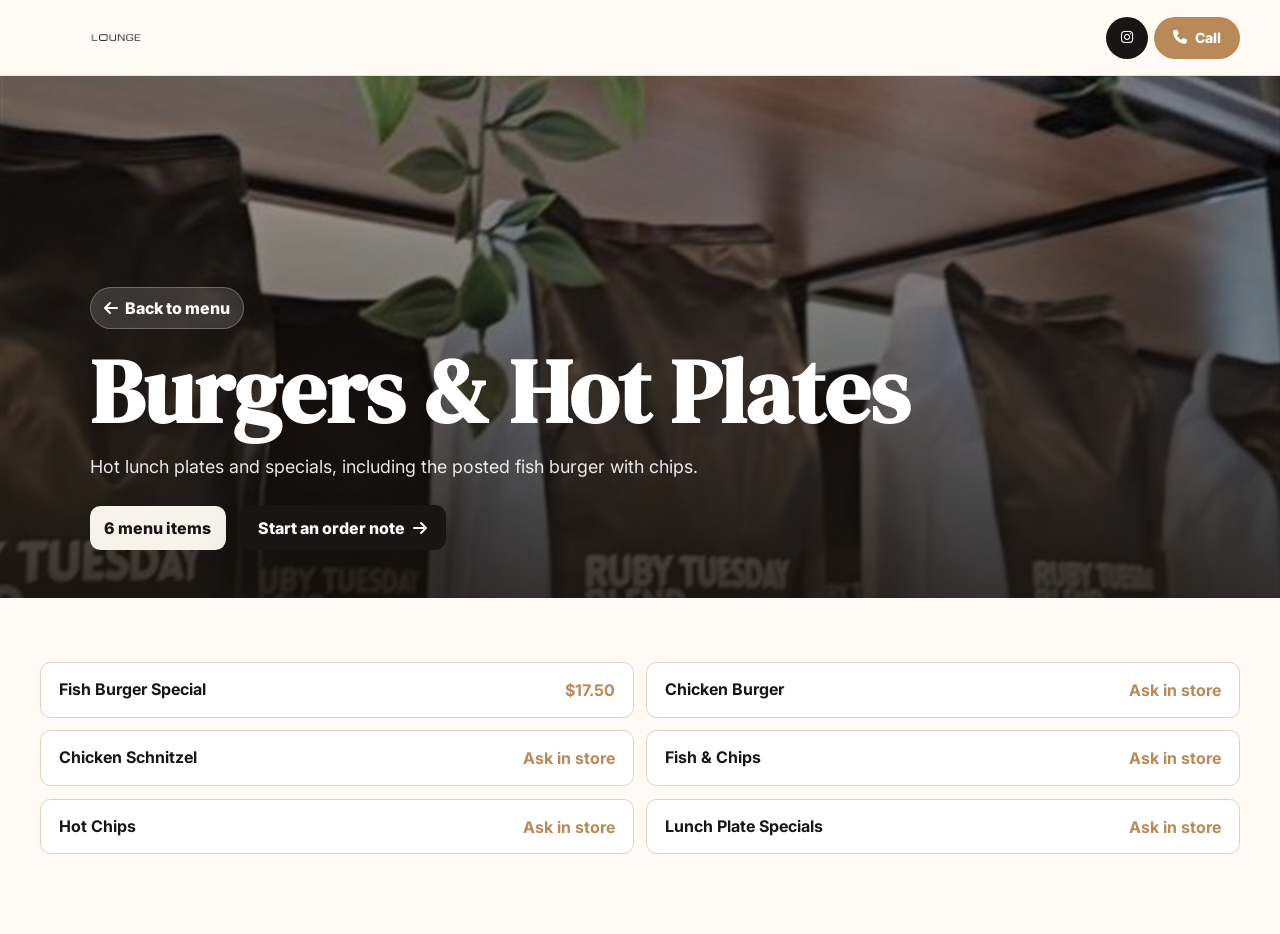
<file: banh-mi/index.html>
<!DOCTYPE html><html lang="en"><head><meta charset="UTF-8"><meta name="viewport" content="width=device-width, initial-scale=1.0"><title>Menu | The Lounge Cafe and Eatery</title><link rel="icon" href="../images/logo-transparent.png"><link rel="preconnect" href="https://fonts.googleapis.com"><link rel="preconnect" href="https://fonts.gstatic.com" crossorigin><link href="https://fonts.googleapis.com/css2?family=DM+Serif+Display&family=Inter:wght@300;400;600;700;800&display=swap" rel="stylesheet"><link rel="stylesheet" href="https://cdnjs.cloudflare.com/ajax/libs/font-awesome/6.4.0/css/all.min.css"><link rel="stylesheet" href="../styles.css"></head><body class="subpage" data-page="category" data-category="banh-mi" data-depth="../"><nav class="nav"><div class="nav-inner"><a href="../" class="nav-logo" aria-label="Back home"><img src="../images/logo-transparent.png" alt="The Lounge Cafe and Eatery logo" class="nav-logo-img nav-logo-img--wide"></a><div class="nav-actions"><a href="https://www.instagram.com/thelounge.lr/" target="_blank" rel="noopener" class="nav-action nav-action--instagram" aria-label="Follow The Lounge on Instagram"><i class="fa-brands fa-instagram"></i></a><a href="tel:+61730869706" class="nav-action nav-action--phone"><i class="fa-solid fa-phone"></i><span>Call</span></a></div></div></nav><main><section class="category-hero"><div class="category-hero-content"><a href="../#menu" class="back-link"><i class="fa-solid fa-arrow-left"></i><span>Back to menu</span></a><h1 id="categoryTitle"></h1><p id="categoryIntro"></p><div class="category-meta"><span class="category-count" id="categoryCount"></span><a class="btn btn-primary" id="categoryOrder" href="../order/"><span>Start an order note</span><i class="fa-solid fa-arrow-right"></i></a></div></div></section><section class="listing-section"><div class="container listing-grid" id="categoryItems"></div></section></main><script src="../menu-data.js"></script><script src="../site.js"></script></body></html>
</file>
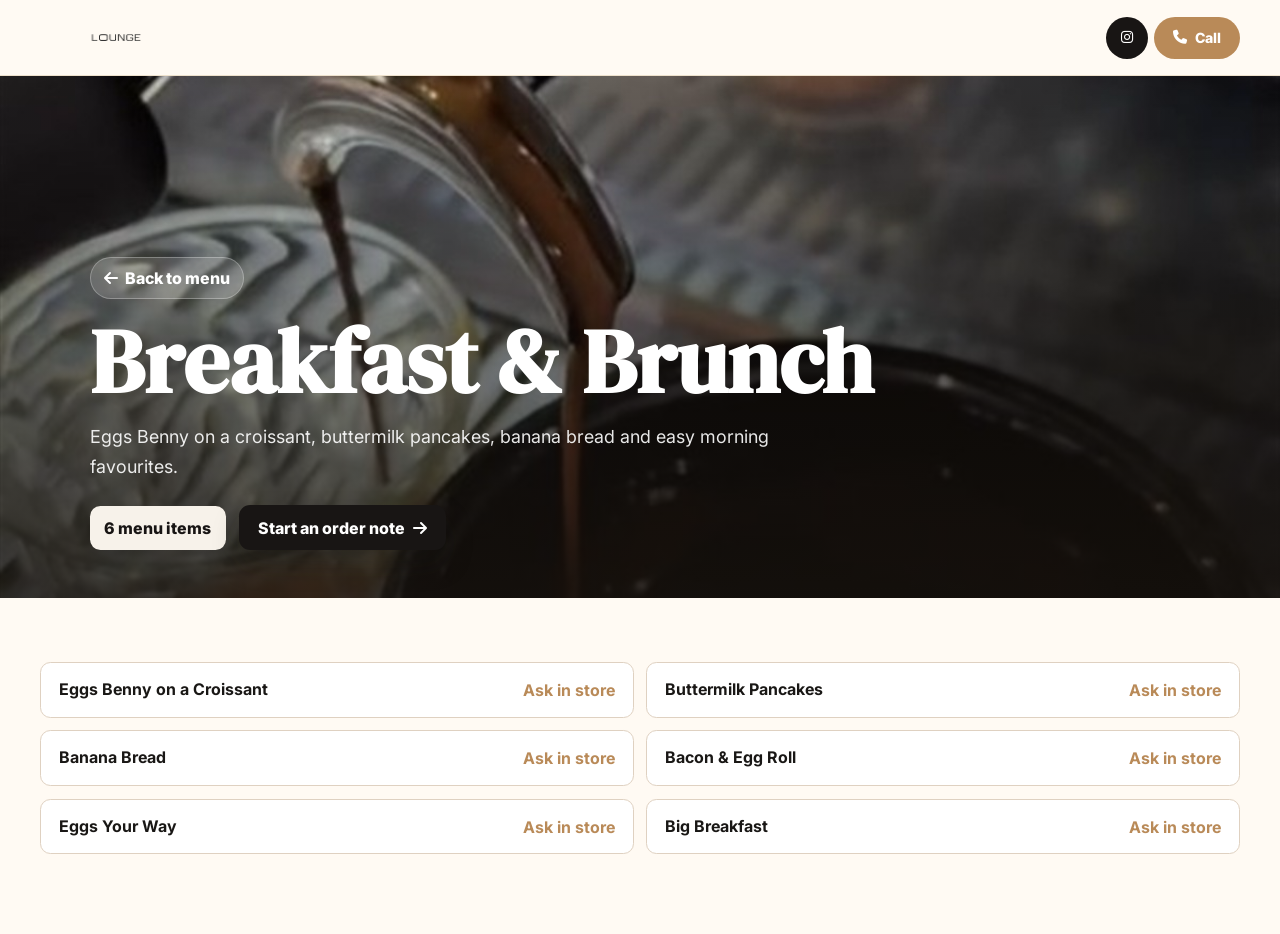
<file: bread/index.html>
<!DOCTYPE html><html lang="en"><head><meta charset="UTF-8"><meta name="viewport" content="width=device-width, initial-scale=1.0"><title>Menu | The Lounge Cafe and Eatery</title><link rel="icon" href="../images/logo-transparent.png"><link rel="preconnect" href="https://fonts.googleapis.com"><link rel="preconnect" href="https://fonts.gstatic.com" crossorigin><link href="https://fonts.googleapis.com/css2?family=DM+Serif+Display&family=Inter:wght@300;400;600;700;800&display=swap" rel="stylesheet"><link rel="stylesheet" href="https://cdnjs.cloudflare.com/ajax/libs/font-awesome/6.4.0/css/all.min.css"><link rel="stylesheet" href="../styles.css"></head><body class="subpage" data-page="category" data-category="bread" data-depth="../"><nav class="nav"><div class="nav-inner"><a href="../" class="nav-logo" aria-label="Back home"><img src="../images/logo-transparent.png" alt="The Lounge Cafe and Eatery logo" class="nav-logo-img nav-logo-img--wide"></a><div class="nav-actions"><a href="https://www.instagram.com/thelounge.lr/" target="_blank" rel="noopener" class="nav-action nav-action--instagram" aria-label="Follow The Lounge on Instagram"><i class="fa-brands fa-instagram"></i></a><a href="tel:+61730869706" class="nav-action nav-action--phone"><i class="fa-solid fa-phone"></i><span>Call</span></a></div></div></nav><main><section class="category-hero"><div class="category-hero-content"><a href="../#menu" class="back-link"><i class="fa-solid fa-arrow-left"></i><span>Back to menu</span></a><h1 id="categoryTitle"></h1><p id="categoryIntro"></p><div class="category-meta"><span class="category-count" id="categoryCount"></span><a class="btn btn-primary" id="categoryOrder" href="../order/"><span>Start an order note</span><i class="fa-solid fa-arrow-right"></i></a></div></div></section><section class="listing-section"><div class="container listing-grid" id="categoryItems"></div></section></main><script src="../menu-data.js"></script><script src="../site.js"></script></body></html>
</file>
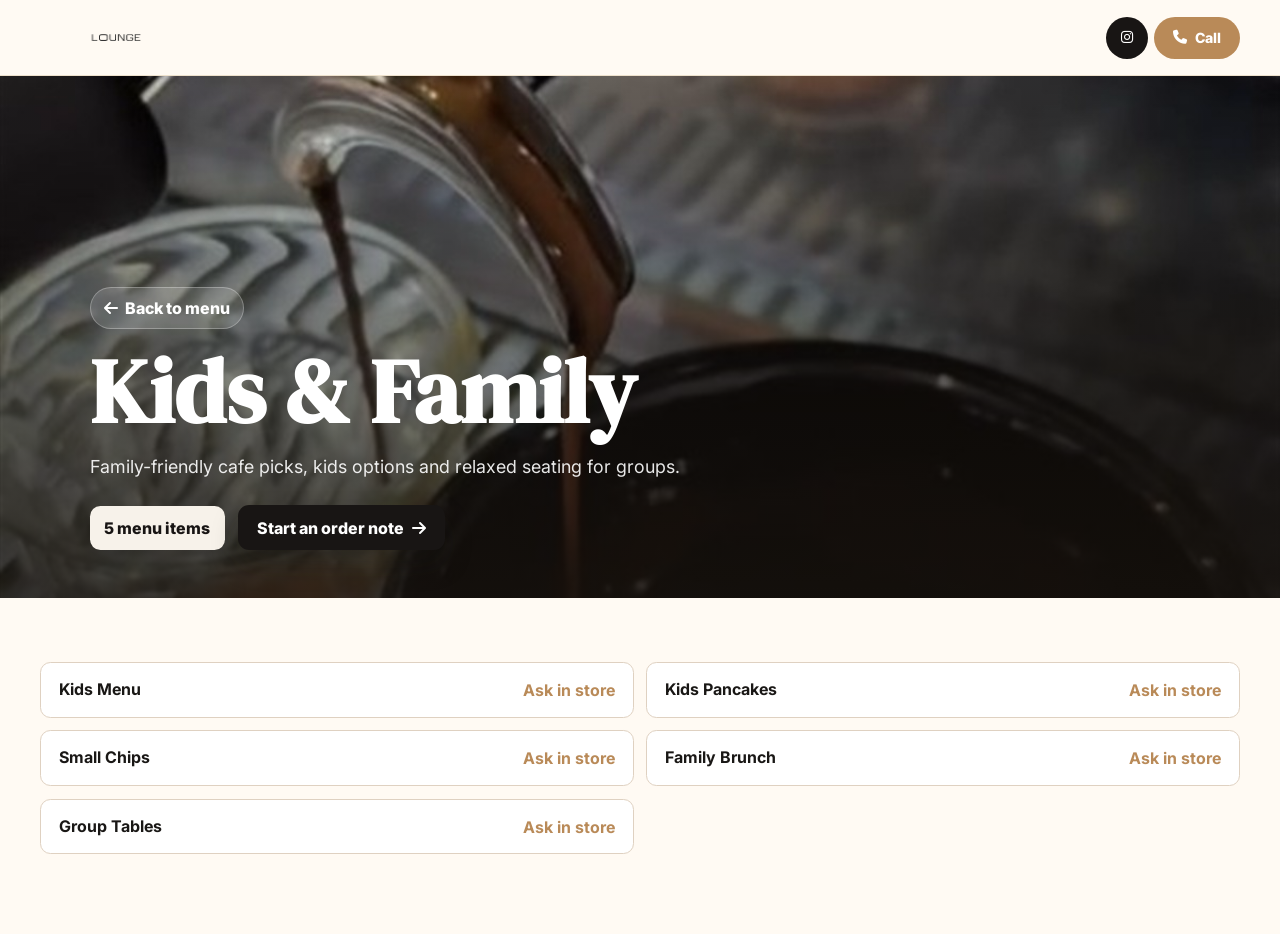
<file: cakes/index.html>
<!DOCTYPE html><html lang="en"><head><meta charset="UTF-8"><meta name="viewport" content="width=device-width, initial-scale=1.0"><title>Menu | The Lounge Cafe and Eatery</title><link rel="icon" href="../images/logo-transparent.png"><link rel="preconnect" href="https://fonts.googleapis.com"><link rel="preconnect" href="https://fonts.gstatic.com" crossorigin><link href="https://fonts.googleapis.com/css2?family=DM+Serif+Display&family=Inter:wght@300;400;600;700;800&display=swap" rel="stylesheet"><link rel="stylesheet" href="https://cdnjs.cloudflare.com/ajax/libs/font-awesome/6.4.0/css/all.min.css"><link rel="stylesheet" href="../styles.css"></head><body class="subpage" data-page="category" data-category="cakes" data-depth="../"><nav class="nav"><div class="nav-inner"><a href="../" class="nav-logo" aria-label="Back home"><img src="../images/logo-transparent.png" alt="The Lounge Cafe and Eatery logo" class="nav-logo-img nav-logo-img--wide"></a><div class="nav-actions"><a href="https://www.instagram.com/thelounge.lr/" target="_blank" rel="noopener" class="nav-action nav-action--instagram" aria-label="Follow The Lounge on Instagram"><i class="fa-brands fa-instagram"></i></a><a href="tel:+61730869706" class="nav-action nav-action--phone"><i class="fa-solid fa-phone"></i><span>Call</span></a></div></div></nav><main><section class="category-hero"><div class="category-hero-content"><a href="../#menu" class="back-link"><i class="fa-solid fa-arrow-left"></i><span>Back to menu</span></a><h1 id="categoryTitle"></h1><p id="categoryIntro"></p><div class="category-meta"><span class="category-count" id="categoryCount"></span><a class="btn btn-primary" id="categoryOrder" href="../order/"><span>Start an order note</span><i class="fa-solid fa-arrow-right"></i></a></div></div></section><section class="listing-section"><div class="container listing-grid" id="categoryItems"></div></section></main><script src="../menu-data.js"></script><script src="../site.js"></script></body></html>
</file>
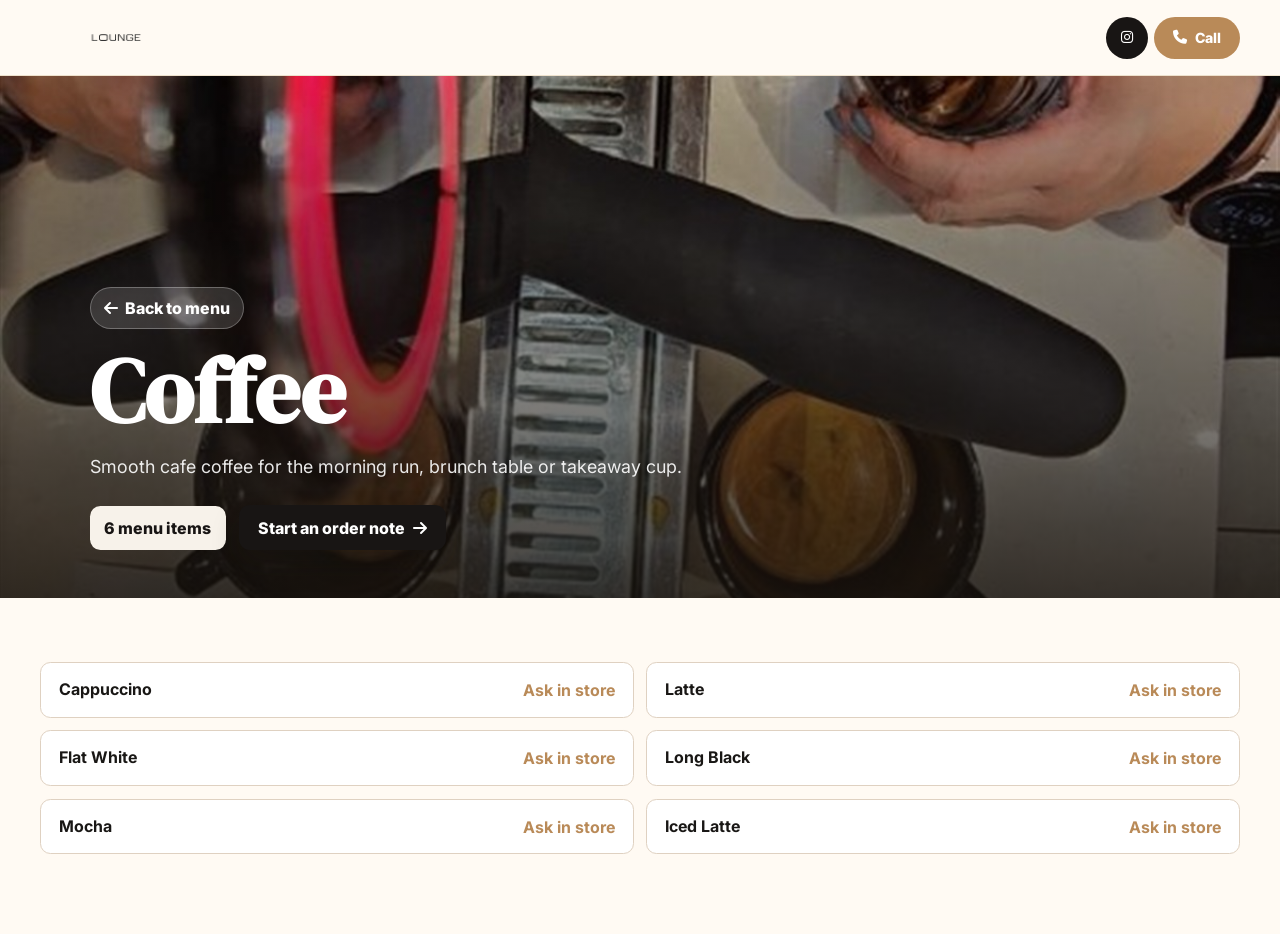
<file: coffee/index.html>
<!DOCTYPE html><html lang="en"><head><meta charset="UTF-8"><meta name="viewport" content="width=device-width, initial-scale=1.0"><title>Menu | The Lounge Cafe and Eatery</title><link rel="icon" href="../images/logo-transparent.png"><link rel="preconnect" href="https://fonts.googleapis.com"><link rel="preconnect" href="https://fonts.gstatic.com" crossorigin><link href="https://fonts.googleapis.com/css2?family=DM+Serif+Display&family=Inter:wght@300;400;600;700;800&display=swap" rel="stylesheet"><link rel="stylesheet" href="https://cdnjs.cloudflare.com/ajax/libs/font-awesome/6.4.0/css/all.min.css"><link rel="stylesheet" href="../styles.css"></head><body class="subpage" data-page="category" data-category="coffee" data-depth="../"><nav class="nav"><div class="nav-inner"><a href="../" class="nav-logo" aria-label="Back home"><img src="../images/logo-transparent.png" alt="The Lounge Cafe and Eatery logo" class="nav-logo-img nav-logo-img--wide"></a><div class="nav-actions"><a href="https://www.instagram.com/thelounge.lr/" target="_blank" rel="noopener" class="nav-action nav-action--instagram" aria-label="Follow The Lounge on Instagram"><i class="fa-brands fa-instagram"></i></a><a href="tel:+61730869706" class="nav-action nav-action--phone"><i class="fa-solid fa-phone"></i><span>Call</span></a></div></div></nav><main><section class="category-hero"><div class="category-hero-content"><a href="../#menu" class="back-link"><i class="fa-solid fa-arrow-left"></i><span>Back to menu</span></a><h1 id="categoryTitle"></h1><p id="categoryIntro"></p><div class="category-meta"><span class="category-count" id="categoryCount"></span><a class="btn btn-primary" id="categoryOrder" href="../order/"><span>Start an order note</span><i class="fa-solid fa-arrow-right"></i></a></div></div></section><section class="listing-section"><div class="container listing-grid" id="categoryItems"></div></section></main><script src="../menu-data.js"></script><script src="../site.js"></script></body></html>
</file>
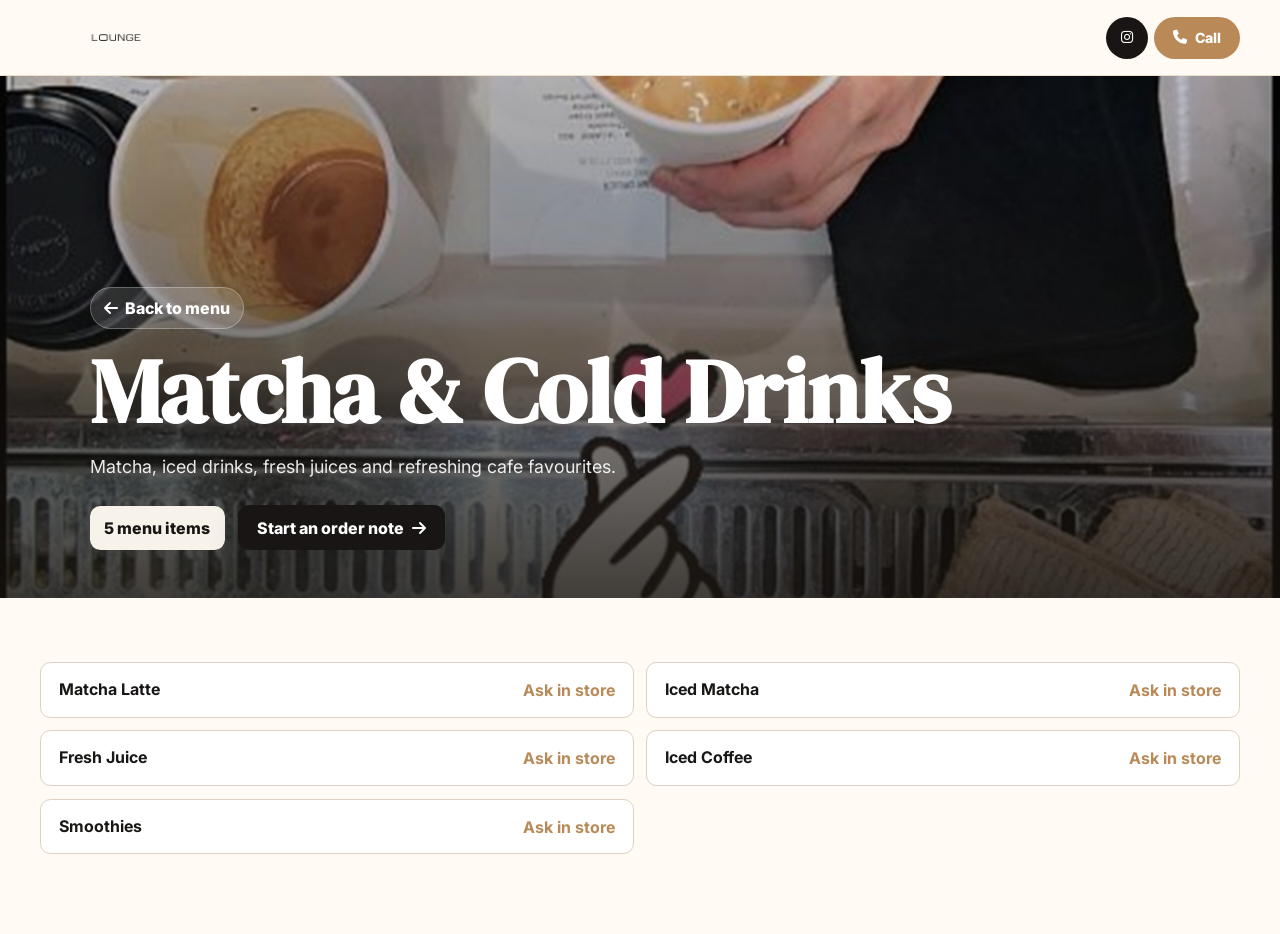
<file: drinks/index.html>
<!DOCTYPE html><html lang="en"><head><meta charset="UTF-8"><meta name="viewport" content="width=device-width, initial-scale=1.0"><title>Menu | The Lounge Cafe and Eatery</title><link rel="icon" href="../images/logo-transparent.png"><link rel="preconnect" href="https://fonts.googleapis.com"><link rel="preconnect" href="https://fonts.gstatic.com" crossorigin><link href="https://fonts.googleapis.com/css2?family=DM+Serif+Display&family=Inter:wght@300;400;600;700;800&display=swap" rel="stylesheet"><link rel="stylesheet" href="https://cdnjs.cloudflare.com/ajax/libs/font-awesome/6.4.0/css/all.min.css"><link rel="stylesheet" href="../styles.css"></head><body class="subpage" data-page="category" data-category="drinks" data-depth="../"><nav class="nav"><div class="nav-inner"><a href="../" class="nav-logo" aria-label="Back home"><img src="../images/logo-transparent.png" alt="The Lounge Cafe and Eatery logo" class="nav-logo-img nav-logo-img--wide"></a><div class="nav-actions"><a href="https://www.instagram.com/thelounge.lr/" target="_blank" rel="noopener" class="nav-action nav-action--instagram" aria-label="Follow The Lounge on Instagram"><i class="fa-brands fa-instagram"></i></a><a href="tel:+61730869706" class="nav-action nav-action--phone"><i class="fa-solid fa-phone"></i><span>Call</span></a></div></div></nav><main><section class="category-hero"><div class="category-hero-content"><a href="../#menu" class="back-link"><i class="fa-solid fa-arrow-left"></i><span>Back to menu</span></a><h1 id="categoryTitle"></h1><p id="categoryIntro"></p><div class="category-meta"><span class="category-count" id="categoryCount"></span><a class="btn btn-primary" id="categoryOrder" href="../order/"><span>Start an order note</span><i class="fa-solid fa-arrow-right"></i></a></div></div></section><section class="listing-section"><div class="container listing-grid" id="categoryItems"></div></section></main><script src="../menu-data.js"></script><script src="../site.js"></script></body></html>
</file>
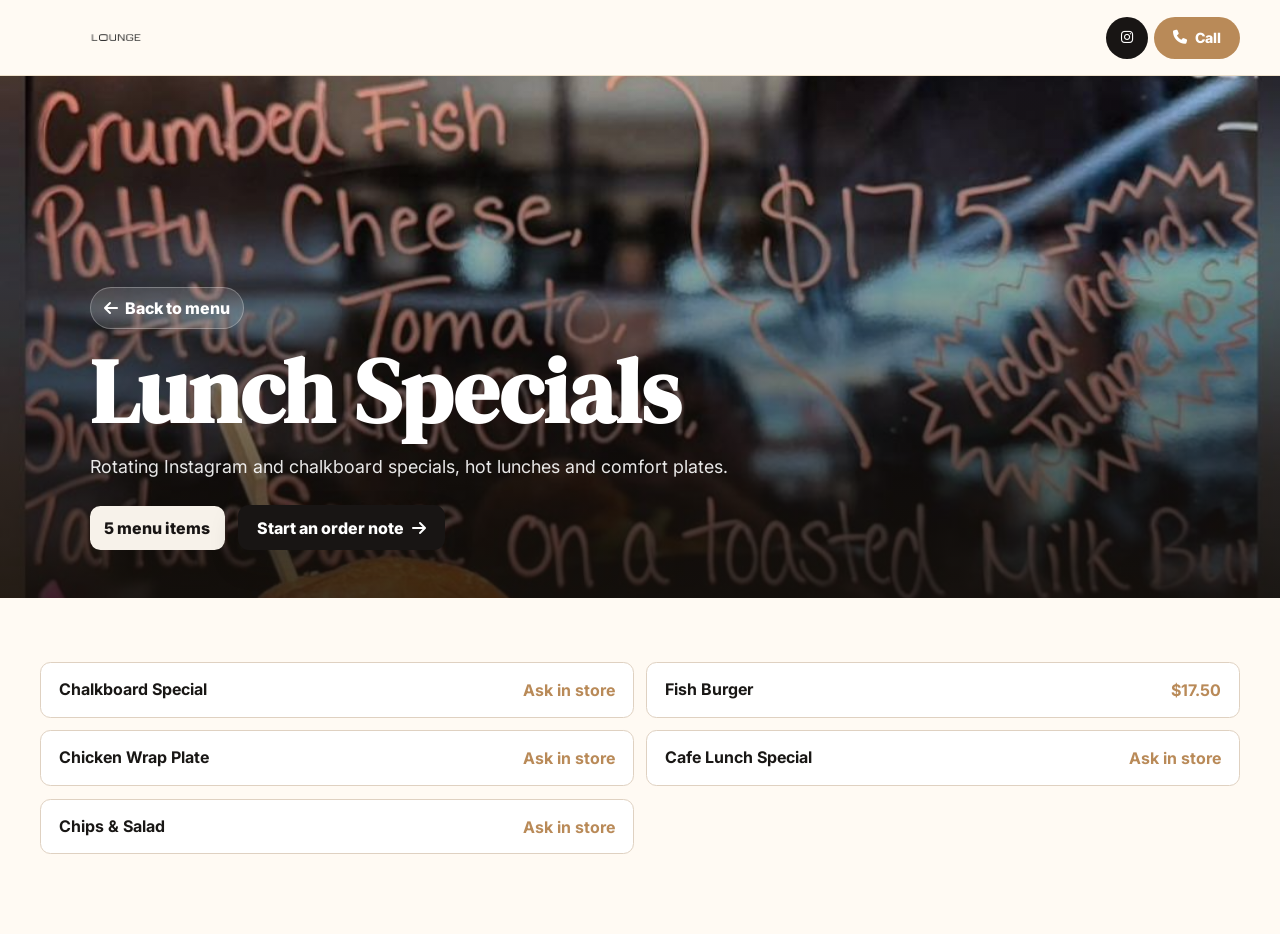
<file: hot-food/index.html>
<!DOCTYPE html><html lang="en"><head><meta charset="UTF-8"><meta name="viewport" content="width=device-width, initial-scale=1.0"><title>Menu | The Lounge Cafe and Eatery</title><link rel="icon" href="../images/logo-transparent.png"><link rel="preconnect" href="https://fonts.googleapis.com"><link rel="preconnect" href="https://fonts.gstatic.com" crossorigin><link href="https://fonts.googleapis.com/css2?family=DM+Serif+Display&family=Inter:wght@300;400;600;700;800&display=swap" rel="stylesheet"><link rel="stylesheet" href="https://cdnjs.cloudflare.com/ajax/libs/font-awesome/6.4.0/css/all.min.css"><link rel="stylesheet" href="../styles.css"></head><body class="subpage" data-page="category" data-category="hot-food" data-depth="../"><nav class="nav"><div class="nav-inner"><a href="../" class="nav-logo" aria-label="Back home"><img src="../images/logo-transparent.png" alt="The Lounge Cafe and Eatery logo" class="nav-logo-img nav-logo-img--wide"></a><div class="nav-actions"><a href="https://www.instagram.com/thelounge.lr/" target="_blank" rel="noopener" class="nav-action nav-action--instagram" aria-label="Follow The Lounge on Instagram"><i class="fa-brands fa-instagram"></i></a><a href="tel:+61730869706" class="nav-action nav-action--phone"><i class="fa-solid fa-phone"></i><span>Call</span></a></div></div></nav><main><section class="category-hero"><div class="category-hero-content"><a href="../#menu" class="back-link"><i class="fa-solid fa-arrow-left"></i><span>Back to menu</span></a><h1 id="categoryTitle"></h1><p id="categoryIntro"></p><div class="category-meta"><span class="category-count" id="categoryCount"></span><a class="btn btn-primary" id="categoryOrder" href="../order/"><span>Start an order note</span><i class="fa-solid fa-arrow-right"></i></a></div></div></section><section class="listing-section"><div class="container listing-grid" id="categoryItems"></div></section></main><script src="../menu-data.js"></script><script src="../site.js"></script></body></html>
</file>
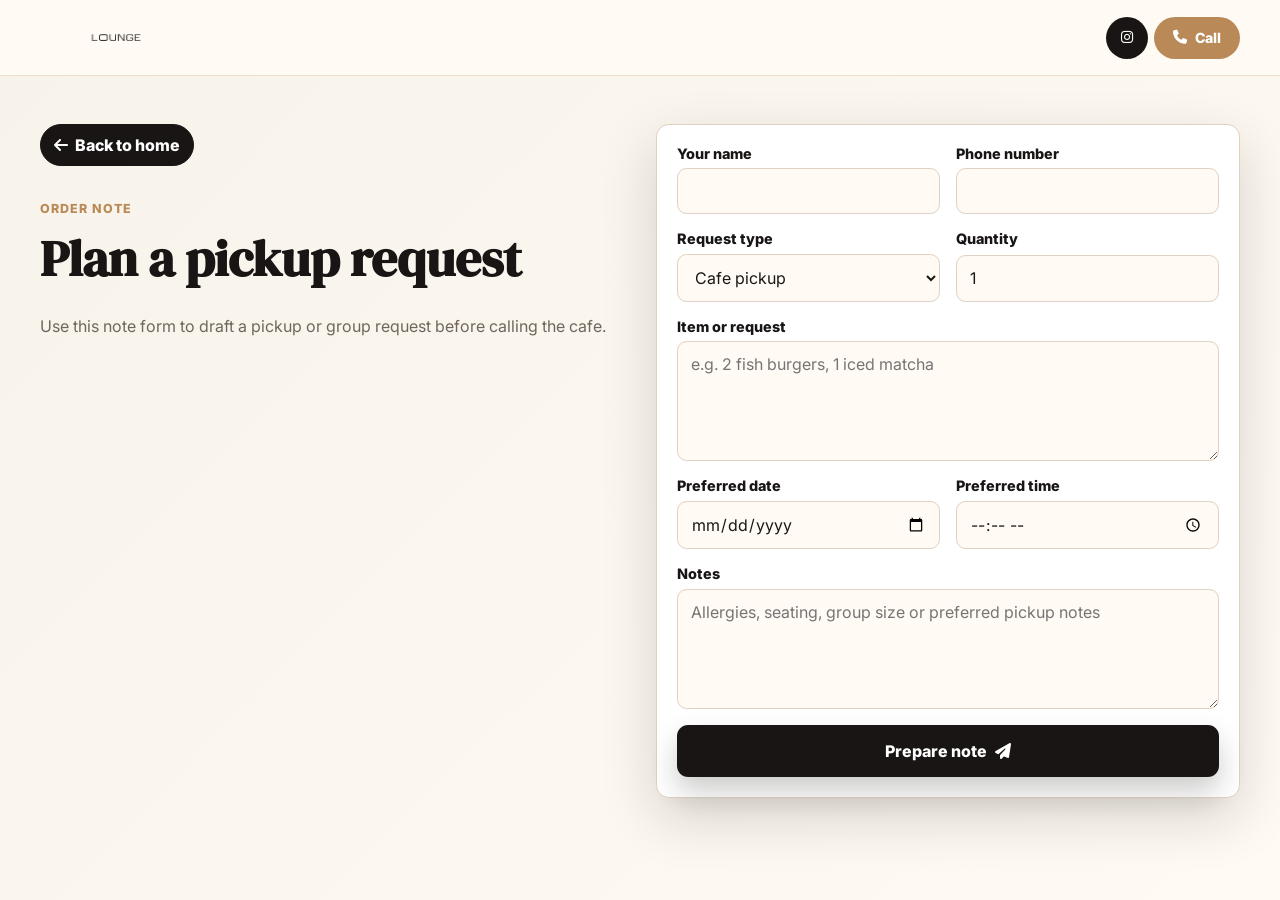
<file: order/index.html>
<!DOCTYPE html>
<html lang="en">
<head>
    <meta charset="UTF-8">
    <meta name="viewport" content="width=device-width, initial-scale=1.0">
    <title>Order Note | The Lounge Cafe and Eatery</title>
    <meta name="description" content="Prepare a pickup or group enquiry note for The Lounge Cafe and Eatery in Logan Reserve.">
    <link rel="icon" href="../images/logo-transparent.png">
    <link rel="preconnect" href="https://fonts.googleapis.com">
    <link rel="preconnect" href="https://fonts.gstatic.com" crossorigin>
    <link href="https://fonts.googleapis.com/css2?family=DM+Serif+Display&family=Inter:wght@300;400;600;700;800&display=swap" rel="stylesheet">
    <link rel="stylesheet" href="https://cdnjs.cloudflare.com/ajax/libs/font-awesome/6.4.0/css/all.min.css">
    <link rel="stylesheet" href="../styles.css">
</head>
<body data-page="order" data-depth="../">
    <nav class="nav">
        <div class="nav-inner">
            <a href="../" class="nav-logo" aria-label="Back home">
                <img src="../images/logo-transparent.png" alt="The Lounge Cafe and Eatery logo" class="nav-logo-img nav-logo-img--wide">
            </a>
            <div class="nav-actions">
                <a href="https://www.instagram.com/thelounge.lr/" target="_blank" rel="noopener" class="nav-action nav-action--instagram" aria-label="Follow The Lounge on Instagram">
                    <i class="fa-brands fa-instagram"></i>
                </a>
                <a href="tel:+61730869706" class="nav-action nav-action--phone">
                    <i class="fa-solid fa-phone"></i>
                    <span>Call</span>
                </a>
            </div>
        </div>
    </nav>

    <main class="order-page">
        <div class="container order-layout">
            <div class="order-copy">
                <a href="../" class="back-link" style="background: var(--gold-dark); border-color: var(--gold-dark);">
                    <i class="fa-solid fa-arrow-left"></i>
                    <span>Back to home</span>
                </a>
                <p class="eyebrow">Order Note</p>
                <h1 class="section-title">Plan a pickup request</h1>
                <p class="section-lead">Use this note form to draft a pickup or group request before calling the cafe.</p>
            </div>

            <div class="order-card">
                <form class="order-form" id="orderForm">
                    <div class="form-grid">
                        <div class="form-field">
                            <label for="customerName">Your name</label>
                            <input id="customerName" name="customerName" autocomplete="name" required>
                        </div>
                        <div class="form-field">
                            <label for="customerPhone">Phone number</label>
                            <input id="customerPhone" name="customerPhone" type="tel" autocomplete="tel" required>
                        </div>
                        <div class="form-field">
                            <label for="orderType">Request type</label>
                            <select id="orderType" name="orderType">
                                <option>Cafe pickup</option>
                                <option>Group / catering enquiry</option>
                            </select>
                        </div>
                        <div class="form-field">
                            <label for="quantity">Quantity</label>
                            <input id="quantity" name="quantity" type="number" min="1" value="1">
                        </div>
                        <div class="form-field form-field--full">
                            <label for="orderItem">Item or request</label>
                            <textarea id="orderItem" name="orderItem" required placeholder="e.g. 2 fish burgers, 1 iced matcha"></textarea>
                        </div>
                        <div class="form-field">
                            <label for="pickupDate">Preferred date</label>
                            <input id="pickupDate" name="pickupDate" type="date">
                        </div>
                        <div class="form-field">
                            <label for="pickupTime">Preferred time</label>
                            <input id="pickupTime" name="pickupTime" type="time">
                        </div>
                        <div class="form-field form-field--full">
                            <label for="orderNotes">Notes</label>
                            <textarea id="orderNotes" name="orderNotes" placeholder="Allergies, seating, group size or preferred pickup notes"></textarea>
                        </div>
                    </div>
                    <button class="btn btn-primary btn-lg" type="submit">
                        <span>Prepare note</span>
                        <i class="fa-solid fa-paper-plane"></i>
                    </button>
                    <p class="order-message" id="orderMessage" hidden></p>
                </form>
            </div>
        </div>
    </main>

    <script src="../menu-data.js"></script>
    <script src="../site.js"></script>
</body>
</html>
</file>
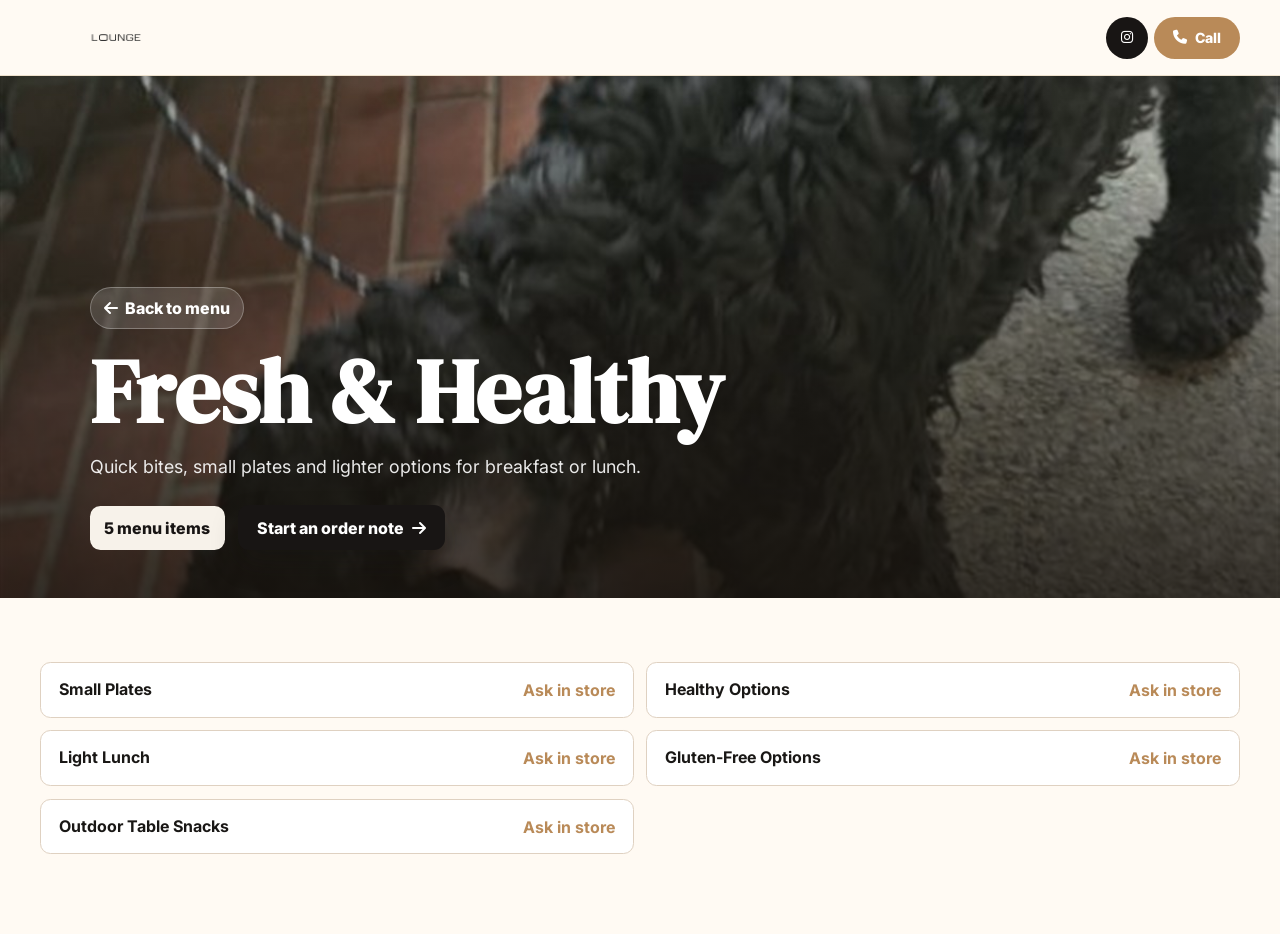
<file: rice-paper-rolls/index.html>
<!DOCTYPE html><html lang="en"><head><meta charset="UTF-8"><meta name="viewport" content="width=device-width, initial-scale=1.0"><title>Menu | The Lounge Cafe and Eatery</title><link rel="icon" href="../images/logo-transparent.png"><link rel="preconnect" href="https://fonts.googleapis.com"><link rel="preconnect" href="https://fonts.gstatic.com" crossorigin><link href="https://fonts.googleapis.com/css2?family=DM+Serif+Display&family=Inter:wght@300;400;600;700;800&display=swap" rel="stylesheet"><link rel="stylesheet" href="https://cdnjs.cloudflare.com/ajax/libs/font-awesome/6.4.0/css/all.min.css"><link rel="stylesheet" href="../styles.css"></head><body class="subpage" data-page="category" data-category="rice-paper-rolls" data-depth="../"><nav class="nav"><div class="nav-inner"><a href="../" class="nav-logo" aria-label="Back home"><img src="../images/logo-transparent.png" alt="The Lounge Cafe and Eatery logo" class="nav-logo-img nav-logo-img--wide"></a><div class="nav-actions"><a href="https://www.instagram.com/thelounge.lr/" target="_blank" rel="noopener" class="nav-action nav-action--instagram" aria-label="Follow The Lounge on Instagram"><i class="fa-brands fa-instagram"></i></a><a href="tel:+61730869706" class="nav-action nav-action--phone"><i class="fa-solid fa-phone"></i><span>Call</span></a></div></div></nav><main><section class="category-hero"><div class="category-hero-content"><a href="../#menu" class="back-link"><i class="fa-solid fa-arrow-left"></i><span>Back to menu</span></a><h1 id="categoryTitle"></h1><p id="categoryIntro"></p><div class="category-meta"><span class="category-count" id="categoryCount"></span><a class="btn btn-primary" id="categoryOrder" href="../order/"><span>Start an order note</span><i class="fa-solid fa-arrow-right"></i></a></div></div></section><section class="listing-section"><div class="container listing-grid" id="categoryItems"></div></section></main><script src="../menu-data.js"></script><script src="../site.js"></script></body></html>
</file>
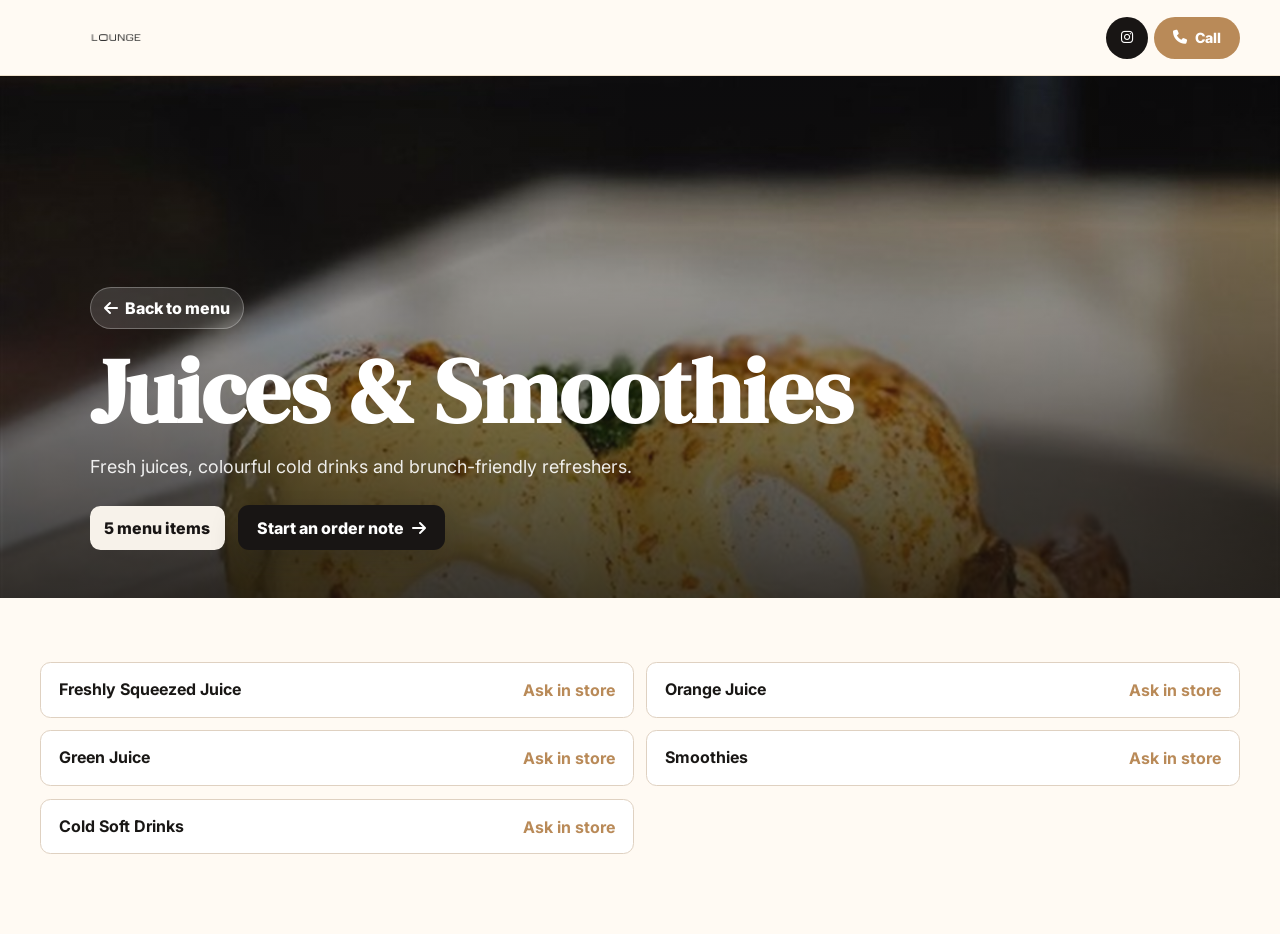
<file: salad-rolls/index.html>
<!DOCTYPE html><html lang="en"><head><meta charset="UTF-8"><meta name="viewport" content="width=device-width, initial-scale=1.0"><title>Menu | The Lounge Cafe and Eatery</title><link rel="icon" href="../images/logo-transparent.png"><link rel="preconnect" href="https://fonts.googleapis.com"><link rel="preconnect" href="https://fonts.gstatic.com" crossorigin><link href="https://fonts.googleapis.com/css2?family=DM+Serif+Display&family=Inter:wght@300;400;600;700;800&display=swap" rel="stylesheet"><link rel="stylesheet" href="https://cdnjs.cloudflare.com/ajax/libs/font-awesome/6.4.0/css/all.min.css"><link rel="stylesheet" href="../styles.css"></head><body class="subpage" data-page="category" data-category="salad-rolls" data-depth="../"><nav class="nav"><div class="nav-inner"><a href="../" class="nav-logo" aria-label="Back home"><img src="../images/logo-transparent.png" alt="The Lounge Cafe and Eatery logo" class="nav-logo-img nav-logo-img--wide"></a><div class="nav-actions"><a href="https://www.instagram.com/thelounge.lr/" target="_blank" rel="noopener" class="nav-action nav-action--instagram" aria-label="Follow The Lounge on Instagram"><i class="fa-brands fa-instagram"></i></a><a href="tel:+61730869706" class="nav-action nav-action--phone"><i class="fa-solid fa-phone"></i><span>Call</span></a></div></div></nav><main><section class="category-hero"><div class="category-hero-content"><a href="../#menu" class="back-link"><i class="fa-solid fa-arrow-left"></i><span>Back to menu</span></a><h1 id="categoryTitle"></h1><p id="categoryIntro"></p><div class="category-meta"><span class="category-count" id="categoryCount"></span><a class="btn btn-primary" id="categoryOrder" href="../order/"><span>Start an order note</span><i class="fa-solid fa-arrow-right"></i></a></div></div></section><section class="listing-section"><div class="container listing-grid" id="categoryItems"></div></section></main><script src="../menu-data.js"></script><script src="../site.js"></script></body></html>
</file>
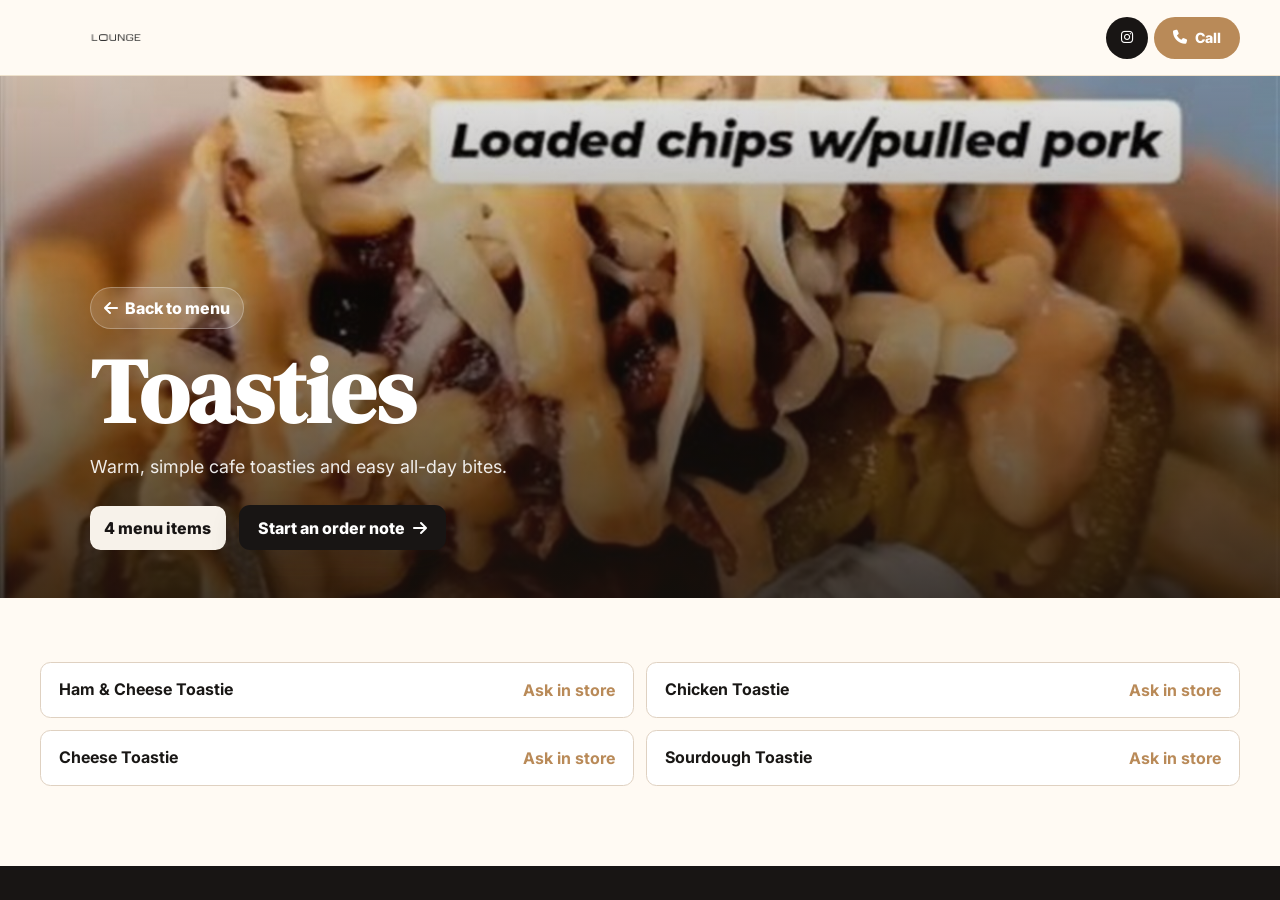
<file: sandwiches/index.html>
<!DOCTYPE html><html lang="en"><head><meta charset="UTF-8"><meta name="viewport" content="width=device-width, initial-scale=1.0"><title>Menu | The Lounge Cafe and Eatery</title><link rel="icon" href="../images/logo-transparent.png"><link rel="preconnect" href="https://fonts.googleapis.com"><link rel="preconnect" href="https://fonts.gstatic.com" crossorigin><link href="https://fonts.googleapis.com/css2?family=DM+Serif+Display&family=Inter:wght@300;400;600;700;800&display=swap" rel="stylesheet"><link rel="stylesheet" href="https://cdnjs.cloudflare.com/ajax/libs/font-awesome/6.4.0/css/all.min.css"><link rel="stylesheet" href="../styles.css"></head><body class="subpage" data-page="category" data-category="sandwiches" data-depth="../"><nav class="nav"><div class="nav-inner"><a href="../" class="nav-logo" aria-label="Back home"><img src="../images/logo-transparent.png" alt="The Lounge Cafe and Eatery logo" class="nav-logo-img nav-logo-img--wide"></a><div class="nav-actions"><a href="https://www.instagram.com/thelounge.lr/" target="_blank" rel="noopener" class="nav-action nav-action--instagram" aria-label="Follow The Lounge on Instagram"><i class="fa-brands fa-instagram"></i></a><a href="tel:+61730869706" class="nav-action nav-action--phone"><i class="fa-solid fa-phone"></i><span>Call</span></a></div></div></nav><main><section class="category-hero"><div class="category-hero-content"><a href="../#menu" class="back-link"><i class="fa-solid fa-arrow-left"></i><span>Back to menu</span></a><h1 id="categoryTitle"></h1><p id="categoryIntro"></p><div class="category-meta"><span class="category-count" id="categoryCount"></span><a class="btn btn-primary" id="categoryOrder" href="../order/"><span>Start an order note</span><i class="fa-solid fa-arrow-right"></i></a></div></div></section><section class="listing-section"><div class="container listing-grid" id="categoryItems"></div></section></main><script src="../menu-data.js"></script><script src="../site.js"></script></body></html>
</file>
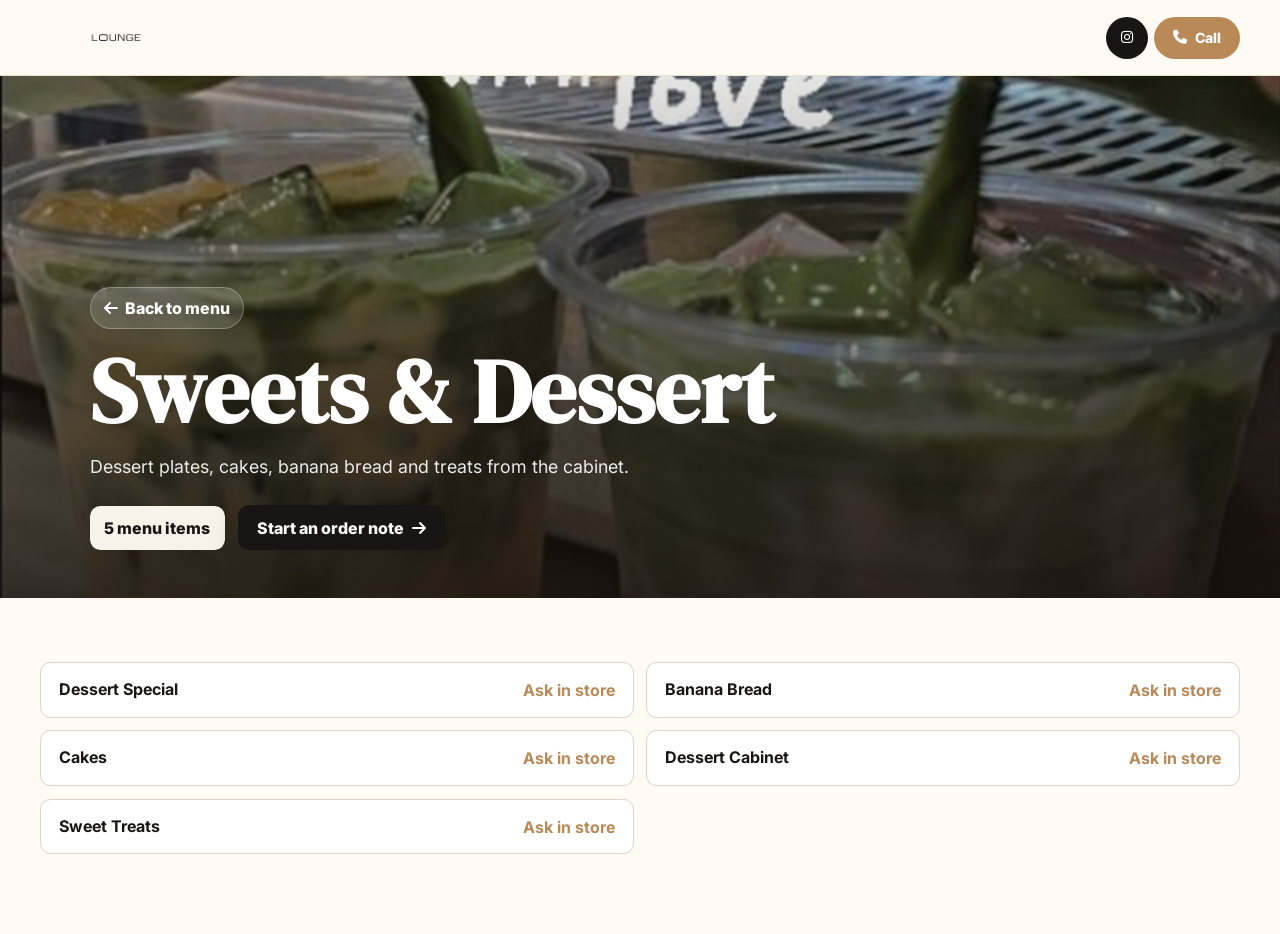
<file: slices/index.html>
<!DOCTYPE html><html lang="en"><head><meta charset="UTF-8"><meta name="viewport" content="width=device-width, initial-scale=1.0"><title>Menu | The Lounge Cafe and Eatery</title><link rel="icon" href="../images/logo-transparent.png"><link rel="preconnect" href="https://fonts.googleapis.com"><link rel="preconnect" href="https://fonts.gstatic.com" crossorigin><link href="https://fonts.googleapis.com/css2?family=DM+Serif+Display&family=Inter:wght@300;400;600;700;800&display=swap" rel="stylesheet"><link rel="stylesheet" href="https://cdnjs.cloudflare.com/ajax/libs/font-awesome/6.4.0/css/all.min.css"><link rel="stylesheet" href="../styles.css"></head><body class="subpage" data-page="category" data-category="slices" data-depth="../"><nav class="nav"><div class="nav-inner"><a href="../" class="nav-logo" aria-label="Back home"><img src="../images/logo-transparent.png" alt="The Lounge Cafe and Eatery logo" class="nav-logo-img nav-logo-img--wide"></a><div class="nav-actions"><a href="https://www.instagram.com/thelounge.lr/" target="_blank" rel="noopener" class="nav-action nav-action--instagram" aria-label="Follow The Lounge on Instagram"><i class="fa-brands fa-instagram"></i></a><a href="tel:+61730869706" class="nav-action nav-action--phone"><i class="fa-solid fa-phone"></i><span>Call</span></a></div></div></nav><main><section class="category-hero"><div class="category-hero-content"><a href="../#menu" class="back-link"><i class="fa-solid fa-arrow-left"></i><span>Back to menu</span></a><h1 id="categoryTitle"></h1><p id="categoryIntro"></p><div class="category-meta"><span class="category-count" id="categoryCount"></span><a class="btn btn-primary" id="categoryOrder" href="../order/"><span>Start an order note</span><i class="fa-solid fa-arrow-right"></i></a></div></div></section><section class="listing-section"><div class="container listing-grid" id="categoryItems"></div></section></main><script src="../menu-data.js"></script><script src="../site.js"></script></body></html>
</file>
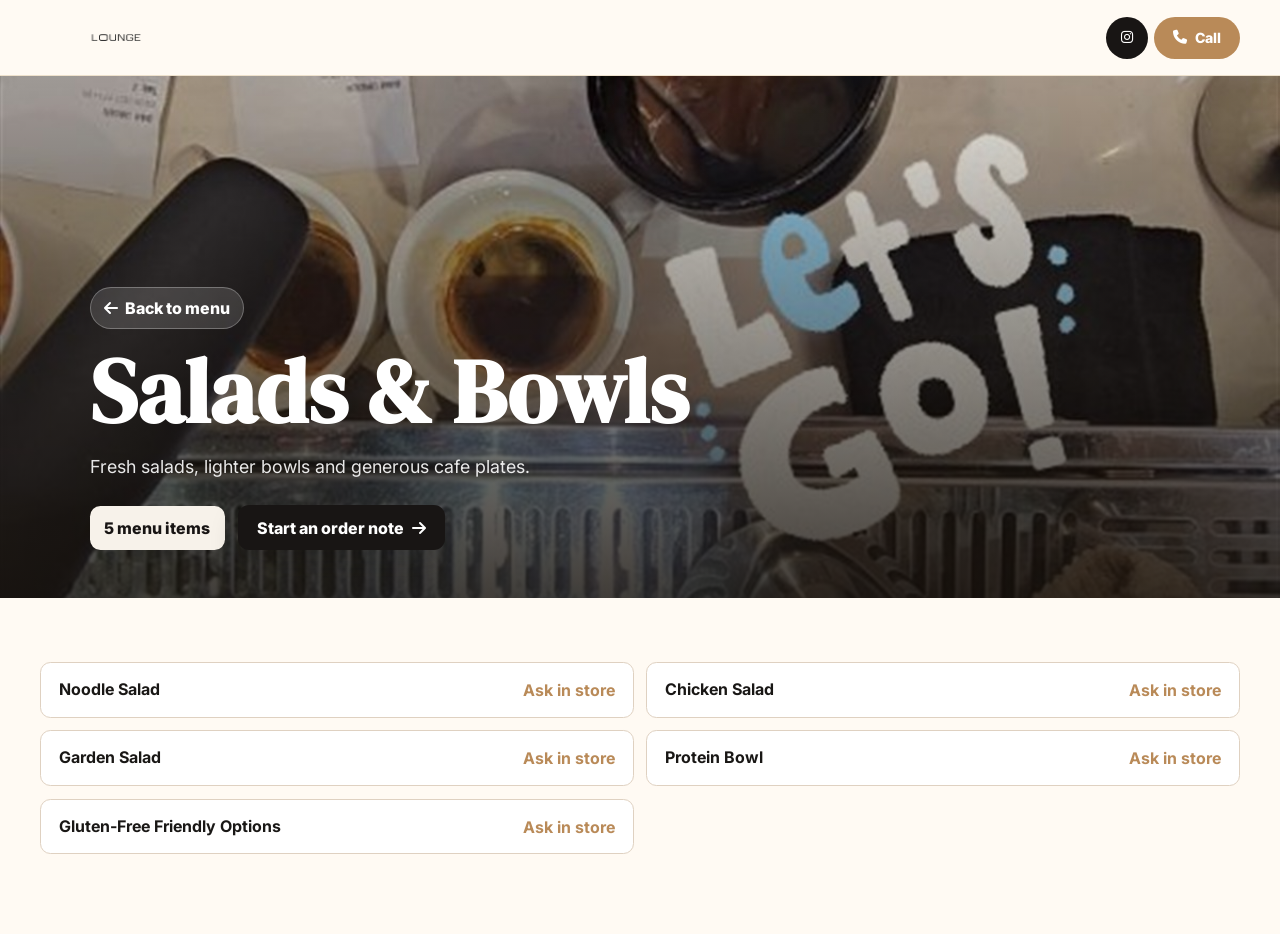
<file: vermicelli-salad-bowls/index.html>
<!DOCTYPE html><html lang="en"><head><meta charset="UTF-8"><meta name="viewport" content="width=device-width, initial-scale=1.0"><title>Menu | The Lounge Cafe and Eatery</title><link rel="icon" href="../images/logo-transparent.png"><link rel="preconnect" href="https://fonts.googleapis.com"><link rel="preconnect" href="https://fonts.gstatic.com" crossorigin><link href="https://fonts.googleapis.com/css2?family=DM+Serif+Display&family=Inter:wght@300;400;600;700;800&display=swap" rel="stylesheet"><link rel="stylesheet" href="https://cdnjs.cloudflare.com/ajax/libs/font-awesome/6.4.0/css/all.min.css"><link rel="stylesheet" href="../styles.css"></head><body class="subpage" data-page="category" data-category="vermicelli-salad-bowls" data-depth="../"><nav class="nav"><div class="nav-inner"><a href="../" class="nav-logo" aria-label="Back home"><img src="../images/logo-transparent.png" alt="The Lounge Cafe and Eatery logo" class="nav-logo-img nav-logo-img--wide"></a><div class="nav-actions"><a href="https://www.instagram.com/thelounge.lr/" target="_blank" rel="noopener" class="nav-action nav-action--instagram" aria-label="Follow The Lounge on Instagram"><i class="fa-brands fa-instagram"></i></a><a href="tel:+61730869706" class="nav-action nav-action--phone"><i class="fa-solid fa-phone"></i><span>Call</span></a></div></div></nav><main><section class="category-hero"><div class="category-hero-content"><a href="../#menu" class="back-link"><i class="fa-solid fa-arrow-left"></i><span>Back to menu</span></a><h1 id="categoryTitle"></h1><p id="categoryIntro"></p><div class="category-meta"><span class="category-count" id="categoryCount"></span><a class="btn btn-primary" id="categoryOrder" href="../order/"><span>Start an order note</span><i class="fa-solid fa-arrow-right"></i></a></div></div></section><section class="listing-section"><div class="container listing-grid" id="categoryItems"></div></section></main><script src="../menu-data.js"></script><script src="../site.js"></script></body></html>
</file>
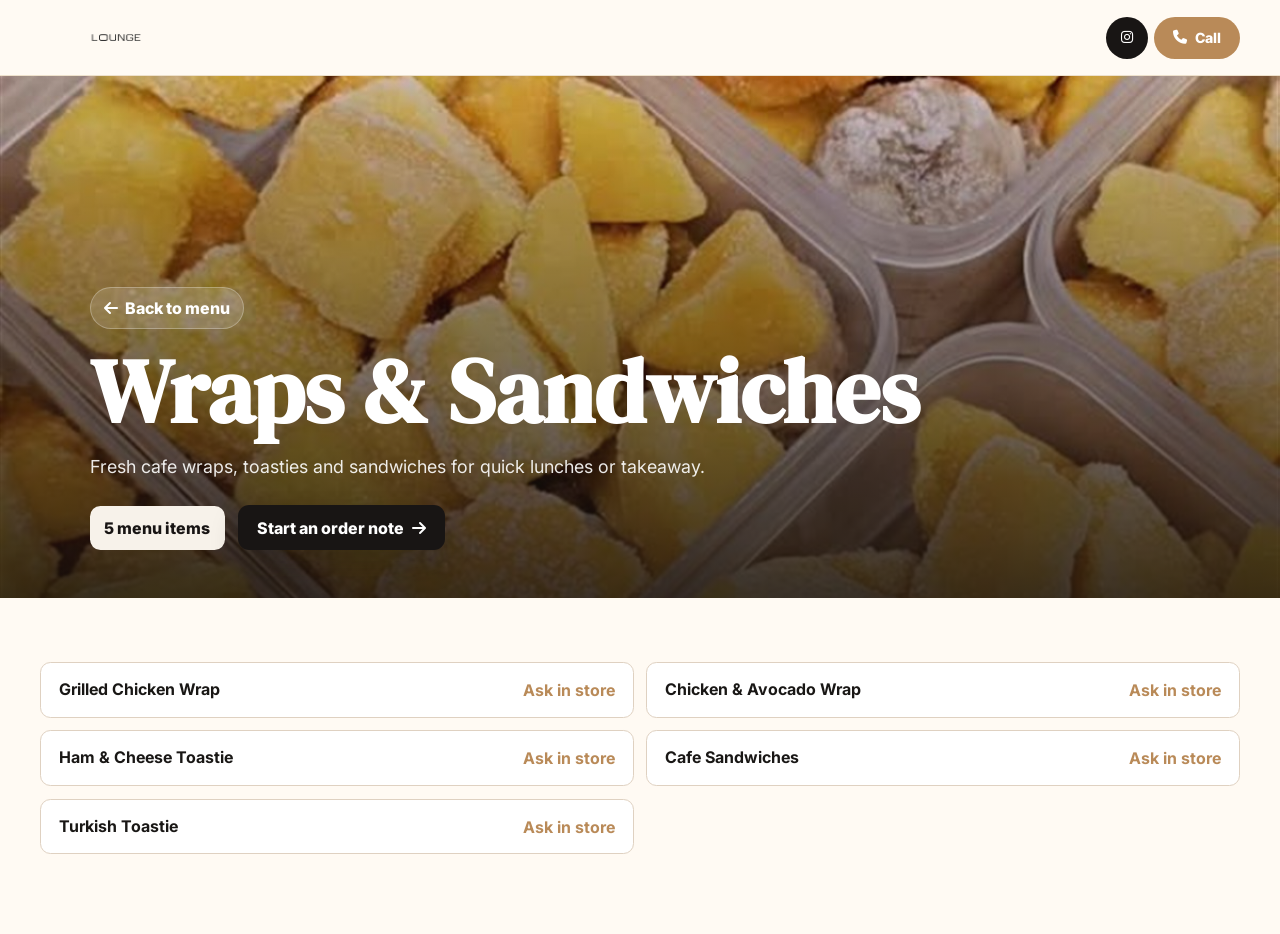
<file: wraps-focaccia/index.html>
<!DOCTYPE html><html lang="en"><head><meta charset="UTF-8"><meta name="viewport" content="width=device-width, initial-scale=1.0"><title>Menu | The Lounge Cafe and Eatery</title><link rel="icon" href="../images/logo-transparent.png"><link rel="preconnect" href="https://fonts.googleapis.com"><link rel="preconnect" href="https://fonts.gstatic.com" crossorigin><link href="https://fonts.googleapis.com/css2?family=DM+Serif+Display&family=Inter:wght@300;400;600;700;800&display=swap" rel="stylesheet"><link rel="stylesheet" href="https://cdnjs.cloudflare.com/ajax/libs/font-awesome/6.4.0/css/all.min.css"><link rel="stylesheet" href="../styles.css"></head><body class="subpage" data-page="category" data-category="wraps-focaccia" data-depth="../"><nav class="nav"><div class="nav-inner"><a href="../" class="nav-logo" aria-label="Back home"><img src="../images/logo-transparent.png" alt="The Lounge Cafe and Eatery logo" class="nav-logo-img nav-logo-img--wide"></a><div class="nav-actions"><a href="https://www.instagram.com/thelounge.lr/" target="_blank" rel="noopener" class="nav-action nav-action--instagram" aria-label="Follow The Lounge on Instagram"><i class="fa-brands fa-instagram"></i></a><a href="tel:+61730869706" class="nav-action nav-action--phone"><i class="fa-solid fa-phone"></i><span>Call</span></a></div></div></nav><main><section class="category-hero"><div class="category-hero-content"><a href="../#menu" class="back-link"><i class="fa-solid fa-arrow-left"></i><span>Back to menu</span></a><h1 id="categoryTitle"></h1><p id="categoryIntro"></p><div class="category-meta"><span class="category-count" id="categoryCount"></span><a class="btn btn-primary" id="categoryOrder" href="../order/"><span>Start an order note</span><i class="fa-solid fa-arrow-right"></i></a></div></div></section><section class="listing-section"><div class="container listing-grid" id="categoryItems"></div></section></main><script src="../menu-data.js"></script><script src="../site.js"></script></body></html>
</file>
<file: styles.css>
:root {
    --cream: #f7f2ea;
    --paper: #fffaf3;
    --white: #ffffff;
    --gold: #b98a58;
    --gold-dark: #181514;
    --green: #8fb85d;
    --coral: #ee8b7d;
    --ink: #191715;
    --muted: #70665c;
    --line: #dfd1c1;
    --shadow: 0 20px 55px rgba(24, 21, 20, 0.16);
    --nav-h: 76px;
    --fb-gradient: linear-gradient(45deg, #0d5fd6 0%, #1877f2 55%, #3ba0ff 100%);
}

*, *::before, *::after { box-sizing: border-box; margin: 0; padding: 0; }

html {
    scroll-behavior: smooth;
    overflow-x: hidden;
    background: var(--gold-dark);
    max-width: 100%;
    background-color: var(--gold-dark);
}

body {
    min-height: 100%;
    width: 100%;
    overflow-x: hidden;
    background: var(--paper);
    color: var(--ink);
    font-family: "Inter", sans-serif;
    -webkit-font-smoothing: antialiased;
    max-width: 100%;
    background-color: var(--gold-dark);
}

img { display: block; max-width: 100%; height: auto; }
a { color: inherit; text-decoration: none; }
button, input, select, textarea { font: inherit; }

.container {
    width: calc(100% - 2.5rem);
    max-width: 1200px;
    margin-inline: auto;
}

.section-snap {
    min-height: 100svh;
    display: flex;
    align-items: center;
    scroll-margin-top: var(--nav-h);
}

.section-title {
    font-family: "DM Serif Display", serif;
    font-size: clamp(2rem, 4vw, 3.2rem);
    line-height: 1.05;
    color: var(--gold-dark);
    letter-spacing: 0;
}

.section-title--light { color: var(--white); }

.section-sub, .section-lead {
    color: var(--muted);
    line-height: 1.75;
    max-width: 680px;
    margin-top: 0.65rem;
}

.section-title-center {
    text-align: center;
    display: grid;
    justify-items: center;
    gap: 0.45rem;
    margin-bottom: 2rem;
}

.eyebrow {
    color: var(--gold);
    font-size: 0.78rem;
    font-weight: 800;
    letter-spacing: 0.08em;
    text-transform: uppercase;
}

.btn {
    display: inline-flex;
    align-items: center;
    justify-content: center;
    gap: 0.5rem;
    min-height: 44px;
    padding: 0.78rem 1.2rem;
    border: 0;
    border-radius: 0.7rem;
    cursor: pointer;
    font-weight: 800;
    transition: transform 0.15s, box-shadow 0.2s, background 0.2s;
}

.btn:hover { transform: translateY(-1px); }
.btn-lg { min-height: 52px; padding-inline: 1.6rem; }
.btn-primary { color: var(--white); background: var(--gold-dark); box-shadow: 0 14px 28px rgba(24, 21, 20, 0.22); }
.btn-primary:hover { background: #312a25; }
.btn-outline { color: var(--gold-dark); background: var(--white); border: 1px solid var(--line); }
.btn-outline:hover { box-shadow: 0 10px 24px rgba(69, 26, 3, 0.12); }

.nav {
    position: fixed;
    inset: 0 0 auto;
    z-index: 100;
    height: var(--nav-h);
    background: rgba(255, 250, 243, 0.96);
    backdrop-filter: blur(12px);
    border-bottom: 1px solid rgba(234, 219, 195, 0.8);
}

.nav-inner {
    width: calc(100% - 1.4rem);
    max-width: 1200px;
    height: 100%;
    margin-inline: auto;
    display: flex;
    align-items: center;
    gap: 1rem;
}

.nav-logo {
    display: inline-flex;
    align-items: center;
    gap: 0.55rem;
    min-width: 0;
    color: var(--gold-dark);
    font-family: "DM Serif Display", serif;
    font-size: 1.25rem;
    white-space: nowrap;
}

.nav-logo strong { color: var(--gold); font-weight: 400; }
.nav-logo-img { width: 40px; height: 40px; object-fit: contain; }
.nav-logo-img--wide { width: 150px; height: 48px; object-fit: contain; }

.nav-actions {
    display: flex;
    align-items: center;
    justify-content: flex-end;
    margin-left: auto;
    gap: 0.4rem;
}

.nav-action {
    display: inline-flex;
    align-items: center;
    justify-content: center;
    min-width: 42px;
    height: 42px;
    border-radius: 999px;
    border: 0;
    color: var(--white);
    cursor: pointer;
}

.nav-action {
    --action-color: var(--gold);
    background: var(--action-color);
    padding: 0 0.7rem;
    font-size: 0.88rem;
    font-weight: 800;
}

.nav-action--facebook { --action-color: #1877f2; }
.nav-action--instagram { --action-color: #181514; }
.nav-action--maps { --action-color: var(--green); }
.nav-action--phone { --action-color: var(--gold); gap: 0.45rem; min-width: 86px; }

.hero {
    position: relative;
    min-height: 100svh;
    padding-top: var(--nav-h);
    text-align: center;
    background:
        radial-gradient(circle at 18% 22%, rgba(143, 184, 93, 0.18), transparent 28rem),
        radial-gradient(circle at 82% 68%, rgba(238, 139, 125, 0.16), transparent 26rem),
        var(--cream);
    overflow: hidden;
}

.hero-img {
    position: absolute;
    display: block;
    overflow: hidden;
    border: 5px solid rgba(255,255,255,0.92);
    box-shadow: var(--shadow);
    pointer-events: none;
    z-index: 1;
}

.hero-img img { width: 100%; height: 100%; object-fit: cover; }
.hero-img--left { left: -1.7rem; top: 15%; width: 118px; height: 158px; border-radius: 46% 54% 42% 58%; transform: rotate(-8deg); }
.hero-img--right { right: -1.8rem; bottom: 8%; width: 112px; height: 150px; border-radius: 54% 46% 58% 42%; transform: rotate(8deg); }

.hero-content {
    position: relative;
    z-index: 2;
    width: calc(100% - 2.5rem);
    max-width: 740px;
    margin-inline: auto;
    overflow: hidden;
}

.hero-badge {
    display: inline-flex;
    align-items: center;
    gap: 0.55rem;
    margin-bottom: 1.1rem;
    padding: 0.45rem 0.9rem;
    border-radius: 999px;
    background: rgba(255, 255, 255, 0.78);
    color: var(--gold-dark);
    border: 1px solid var(--line);
    font-weight: 800;
    font-size: 0.82rem;
}

.hero-badge-dot {
    width: 9px;
    height: 9px;
    border-radius: 999px;
    background: #22c55e;
    box-shadow: 0 0 0 5px rgba(34, 197, 94, 0.15);
}

.hero-heading {
    font-family: "DM Serif Display", serif;
    font-size: clamp(3.1rem, 8vw, 6rem);
    line-height: 0.98;
    color: var(--gold-dark);
}

.hero-heading-accent { color: var(--gold); }

.hero-sub {
    margin: 1.25rem auto 0;
    color: var(--muted);
    font-size: clamp(1rem, 2vw, 1.2rem);
    line-height: 1.8;
    max-width: 640px;
    overflow-wrap: break-word;
}

.hero-actions {
    display: flex;
    justify-content: center;
    flex-wrap: wrap;
    gap: 0.8rem;
    margin-top: 2rem;
}

.updates-section {
    background: var(--white);
    padding: 5rem 0;
    border-block: 1px solid var(--line);
}

.section-header {
    display: flex;
    align-items: flex-end;
    justify-content: space-between;
    gap: 1rem;
    margin-bottom: 1.5rem;
}

.fb-link {
    display: inline-flex;
    align-items: center;
    gap: 0.45rem;
    color: var(--gold);
    font-weight: 800;
    white-space: nowrap;
}

.updates-scroll {
    display: flex;
    gap: 1rem;
    overflow-x: auto;
    overflow-y: hidden;
    padding-bottom: 0.5rem;
    scroll-snap-type: x proximity;
    scrollbar-width: none;
    overscroll-behavior: contain;
    touch-action: pan-x;
}

.updates-scroll::-webkit-scrollbar { display: none; }

.update-card {
    flex: 0 0 min(315px, calc(100vw - 2.5rem));
    overflow: hidden;
    background: var(--cream);
    border: 1px solid var(--line);
    border-radius: 0.7rem;
    scroll-snap-align: start;
}

.update-card-img { height: 205px; background: var(--line); cursor: pointer; }
.update-card-img img, .update-card-img video { width: 100%; height: 100%; object-fit: cover; }
.update-card-body { padding: 1rem 1.1rem 1.2rem; }
.update-date { display: inline-flex; gap: 0.35rem; color: var(--gold); font-size: 0.76rem; font-weight: 800; margin-bottom: 0.45rem; }
.update-title { color: var(--gold-dark); font-family: "DM Serif Display", serif; font-size: 1.12rem; line-height: 1.25; }

.menu-section {
    background: var(--paper);
    padding: 5.5rem 0;
}

.category-grid {
    display: grid;
    grid-template-columns: 1fr;
    gap: 1rem;
}

.category-card {
    position: relative;
    min-height: 250px;
    overflow: hidden;
    border-radius: 0.8rem;
    background-image: var(--card-image);
    background-size: cover;
    background-position: center;
    box-shadow: var(--shadow);
    isolation: isolate;
    transition: transform 0.18s, box-shadow 0.2s;
}

.category-card:hover {
    transform: translateY(-3px);
    box-shadow: 0 26px 65px rgba(24, 21, 20, 0.22);
}

.category-card-shade {
    position: absolute;
    inset: 0;
    z-index: -1;
    background: linear-gradient(180deg, rgba(23, 18, 13, 0.08), rgba(23, 18, 13, 0.76));
}

.category-card-content {
    min-height: inherit;
    display: flex;
    flex-direction: column;
    justify-content: flex-end;
    gap: 0.5rem;
    padding: 1.2rem;
    color: var(--white);
}

.category-card-icon {
    width: 44px;
    height: 44px;
    display: inline-flex;
    align-items: center;
    justify-content: center;
    border-radius: 999px;
    background: rgba(255,255,255,0.2);
    border: 1px solid rgba(255,255,255,0.32);
}

.category-card-title {
    font-family: "DM Serif Display", serif;
    font-size: 2rem;
    line-height: 1.05;
}

.category-card-copy {
    max-width: 34rem;
    color: rgba(255,255,255,0.88);
    line-height: 1.55;
    font-weight: 600;
}

.category-card-meta {
    display: inline-flex;
    align-items: center;
    gap: 0.45rem;
    width: fit-content;
    margin-top: 0.2rem;
    color: var(--cream);
    font-weight: 800;
    font-size: 0.88rem;
}

.about-section {
    background: var(--cream);
    padding: 5.5rem 0;
}

.about-grid {
    display: grid;
    gap: 2rem;
    align-items: center;
}

.about-copy {
    display: grid;
    gap: 1rem;
}

.about-copy p:not(.eyebrow) {
    color: var(--muted);
    line-height: 1.85;
    font-size: 1.05rem;
}

.about-photo {
    overflow: hidden;
    border-radius: 0.8rem;
    box-shadow: var(--shadow);
    background: var(--line);
}

.about-photo img {
    width: 100%;
    height: min(60svh, 520px);
    object-fit: cover;
    cursor: pointer;
}

.embed-frame {
    overflow: hidden;
    border-radius: 0.8rem;
    border: 1px solid var(--line);
    box-shadow: var(--shadow);
    background: var(--cream);
}

.embed-frame iframe {
    display: block;
    width: 100%;
    min-height: 390px;
    border: 0;
}

.location-section {
    background: var(--gold-dark);
    color: var(--white);
    padding: 6rem 0;
}

.location-grid {
    display: grid;
    gap: 2rem;
    align-items: center;
}

.location-intro {
    color: #e8d4ba;
    margin-top: 0.7rem;
    line-height: 1.75;
}

.location-details {
    display: grid;
    gap: 1.35rem;
    margin-top: 2rem;
}

.location-item {
    display: flex;
    align-items: flex-start;
    gap: 1rem;
}

.location-icon {
    width: 46px;
    height: 46px;
    display: inline-flex;
    align-items: center;
    justify-content: center;
    flex: 0 0 auto;
    border-radius: 0.6rem;
    background: rgba(255,255,255,0.1);
    color: #d9f1a2;
}

.location-item h4 { margin-bottom: 0.32rem; }
.location-item a, .hours { color: #e8d4ba; line-height: 1.65; font-size: 0.94rem; }
.location-phone { font-size: 1.35rem !important; font-weight: 800; }
.hours { display: grid; grid-template-columns: auto auto; gap: 0.25rem 1rem; }
.location-map iframe { min-height: 430px; }

.lightbox {
    position: fixed;
    inset: 0;
    z-index: 999;
    display: none;
    align-items: center;
    justify-content: center;
    padding: 1rem;
    background: rgba(0,0,0,0.86);
    cursor: pointer;
}

.lightbox.open { display: flex; }
.lightbox img { max-width: 100%; max-height: 90svh; border-radius: 0.7rem; object-fit: contain; }
.lightbox-close {
    position: absolute;
    top: 1rem;
    right: 1.2rem;
    color: var(--white);
    background: transparent;
    border: 0;
    font-size: 2rem;
    cursor: pointer;
}

.update-read-more {
    display: inline;
    margin-left: 0.3rem;
    background: none;
    border: 0;
    padding: 0;
    color: var(--gold);
    font-family: "Inter", sans-serif;
    font-size: 0.82rem;
    font-weight: 800;
    text-decoration: underline;
    cursor: pointer;
}

.text-lightbox-box {
    position: relative;
    background: var(--cream);
    color: var(--ink);
    width: 100%;
    max-width: 520px;
    max-height: 80svh;
    overflow-y: auto;
    padding: 2rem 1.75rem 1.75rem;
    border-radius: 0.9rem;
    cursor: auto;
}

.text-lightbox-box p {
    font-family: "Inter", sans-serif;
    font-size: 1rem;
    line-height: 1.65;
    white-space: pre-wrap;
}

.text-lightbox .lightbox-close {
    color: var(--gold-dark);
    top: 0.6rem;
    right: 0.7rem;
}

.subpage {
    padding-top: var(--nav-h);
    background: var(--paper);
}

.category-hero {
    position: relative;
    min-height: 58svh;
    display: flex;
    align-items: flex-end;
    color: var(--white);
    background-image: linear-gradient(180deg, rgba(23,18,13,0.1), rgba(23,18,13,0.82)), var(--hero-image);
    background-size: cover;
    background-position: center;
}

.category-hero-content {
    width: calc(100% - 2.5rem);
    max-width: 1100px;
    margin: 0 auto;
    padding: 5rem 0 3rem;
}

.back-link {
    display: inline-flex;
    align-items: center;
    gap: 0.45rem;
    width: fit-content;
    min-height: 42px;
    padding: 0.5rem 0.82rem;
    border-radius: 999px;
    background: rgba(255,255,255,0.14);
    color: var(--white);
    border: 1px solid rgba(255,255,255,0.28);
    font-weight: 800;
    margin-bottom: 1.2rem;
}

.category-hero h1 {
    font-family: "DM Serif Display", serif;
    font-size: clamp(3rem, 7vw, 5.6rem);
    line-height: 0.98;
}

.category-hero p {
    max-width: 680px;
    margin-top: 1rem;
    color: rgba(255,255,255,0.9);
    font-size: 1.12rem;
    line-height: 1.7;
}

.category-meta {
    display: flex;
    align-items: center;
    flex-wrap: wrap;
    gap: 0.8rem;
    margin-top: 1.4rem;
}

.category-count {
    display: inline-flex;
    align-items: center;
    min-height: 44px;
    padding: 0.5rem 0.9rem;
    border-radius: 0.65rem;
    color: var(--gold-dark);
    background: var(--cream);
    font-weight: 800;
}

.listing-section {
    padding: 4rem 0 5rem;
}

.listing-grid {
    display: grid;
    grid-template-columns: 1fr;
    gap: 0.8rem;
}

.listing-item {
    display: flex;
    align-items: center;
    justify-content: space-between;
    gap: 1rem;
    padding: 1rem 1.1rem;
    border: 1px solid var(--line);
    border-radius: 0.65rem;
    background: var(--white);
}

.listing-item h3 {
    font-size: 1rem;
    line-height: 1.35;
}

.listing-item strong {
    color: var(--gold);
    white-space: nowrap;
}

.order-page {
    min-height: 100svh;
    padding: calc(var(--nav-h) + 3rem) 0 4rem;
    background: linear-gradient(135deg, var(--cream), var(--paper));
}

.order-layout {
    display: grid;
    gap: 2rem;
    align-items: start;
}

.order-copy {
    display: grid;
    gap: 1rem;
}

.order-card {
    background: var(--white);
    border: 1px solid var(--line);
    border-radius: 0.8rem;
    box-shadow: var(--shadow);
    padding: 1.25rem;
}

.order-form {
    display: grid;
    gap: 1rem;
}

.form-grid {
    display: grid;
    grid-template-columns: 1fr;
    gap: 1rem;
}

.form-field {
    display: grid;
    gap: 0.4rem;
}

.form-field label {
    color: var(--gold-dark);
    font-weight: 800;
    font-size: 0.9rem;
}

.form-field input, .form-field select, .form-field textarea {
    width: 100%;
    border: 1px solid var(--line);
    border-radius: 0.6rem;
    min-height: 46px;
    padding: 0.75rem 0.82rem;
    background: var(--paper);
    color: var(--ink);
}

.form-field textarea { min-height: 120px; resize: vertical; }
.form-field--full { grid-column: 1 / -1; }

.order-message {
    padding: 0.85rem 1rem;
    border-radius: 0.65rem;
    background: #eef7e5;
    color: #355b24;
    font-weight: 800;
    line-height: 1.5;
}

@media (min-width: 720px) {
    .category-grid { grid-template-columns: repeat(2, 1fr); }
    .form-grid { grid-template-columns: repeat(2, 1fr); }
    .listing-grid { grid-template-columns: repeat(2, 1fr); }
}

@media (min-width: 940px) {
    .hero-img--left { left: 4%; top: 48%; width: 230px; height: 310px; }
    .hero-img--right { right: 4%; top: 44%; bottom: auto; width: 220px; height: 300px; }
    .category-grid { grid-template-columns: repeat(3, 1fr); }
    .about-grid, .location-grid, .order-layout { grid-template-columns: 1fr 1fr; }
}

@media (max-width: 820px) {
    :root { --nav-h: 72px; }
    .nav-inner { gap: 0.45rem; }
    .nav-logo span { display: none; }
    .nav-actions { gap: 0.32rem; }
    .nav-action { min-width: 38px; height: 38px; padding-inline: 0.55rem; }
    .nav-action--phone { min-width: 38px; }
    .nav-action-label--phone { display: none; }
    .container, .hero-content, .category-hero-content { width: calc(100% - 1.5rem); }
    .section-header { align-items: flex-start; flex-direction: column; }
    .hours { grid-template-columns: 1fr; }
}

@media (max-width: 620px) {
    .nav { overflow: hidden; }
    .nav-inner {
        position: relative;
        width: 100%;
        max-width: none;
        padding-inline: 0.7rem;
    }
    .nav-actions {
        display: flex;
    }
    .nav-logo-img { width: 42px; height: 42px; }
    .nav-logo-img--wide { width: 118px; height: 40px; }
    .nav-action--maps { display: none; }
    .nav-actions { gap: 0.2rem; }
    .hero-img--right { display: none; }
    .hero-img--left { left: -0.8rem; top: 17%; width: 92px; height: 128px; }
    .hero-content {
        width: calc(100vw - 1.5rem);
        max-width: 340px;
    }
    .hero-heading { font-size: 2.28rem; }
    .hero-sub { font-size: 0.96rem; }
    .category-grid {
        grid-template-columns: repeat(3, minmax(0, 1fr));
        gap: 0.55rem;
    }
    .category-card {
        min-height: 118px;
        border-radius: 0.65rem;
        box-shadow: 0 12px 28px rgba(69, 26, 3, 0.16);
    }
    .category-card-shade {
        background: linear-gradient(180deg, rgba(23, 18, 13, 0.12), rgba(23, 18, 13, 0.74));
    }
    .category-card-content {
        align-items: center;
        justify-content: center;
        gap: 0.35rem;
        min-height: 118px;
        padding: 0.55rem 0.35rem;
        text-align: center;
    }
    .category-card-icon {
        width: 32px;
        height: 32px;
        font-size: 0.84rem;
    }
    .category-card-title {
        font-family: "Inter", sans-serif;
        font-size: 0.78rem;
        font-weight: 800;
        line-height: 1.16;
        overflow-wrap: anywhere;
    }
    .category-card-copy,
    .category-card-meta {
        display: none;
    }
}

@media (max-width: 430px) {
    .category-grid { gap: 0.45rem; }
    .category-card { min-height: 104px; }
    .category-card-content { min-height: 104px; }
    .category-card-title { font-size: 0.7rem; }
    .category-card-icon {
        width: 30px;
        height: 30px;
    }
}
</file>
